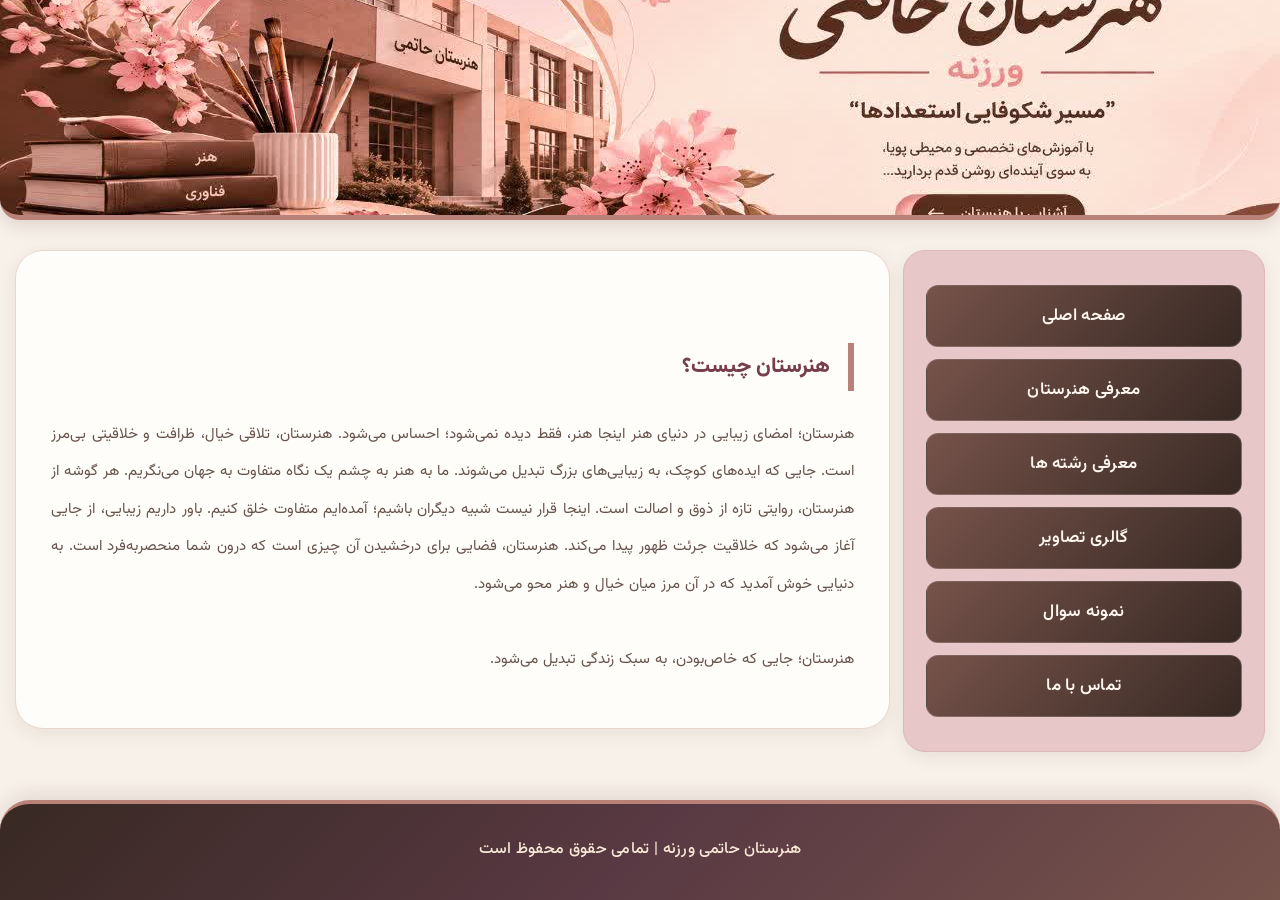
<file: index.html>
<!doctype html>
<html>
<head>
	<link rel="preconnect" href="https://fonts.googleapis.com">
<link rel="preconnect" href="https://fonts.gstatic.com" crossorigin>
<link href="https://fonts.googleapis.com/css2?family=Vazirmatn:wght@400;500;600;700;800&display=swap" rel="stylesheet">
<meta charset="utf-8">
	    <meta name="viewport" content="width=device-width, initial-scale=1.0">

<title>صفحه اصلی</title>
	<link rel="stylesheet" href="style4.css">
</head>

<body>
	<div class="header"></div>
	
	<div class="main">
		<div class="content">
			<br>
			<h2>هنرستان چیست؟</h2>
			<p>
				هنرستان؛ امضای زیبایی در دنیای هنر

اینجا هنر، فقط دیده نمی‌شود؛ احساس می‌شود.
هنرستان، تلاقی خیال، ظرافت و خلاقیتی بی‌مرز است.
جایی که ایده‌های کوچک، به زیبایی‌های بزرگ تبدیل می‌شوند.
ما به هنر به چشم یک نگاه متفاوت به جهان می‌نگریم.
هر گوشه از هنرستان، روایتی تازه از ذوق و اصالت است.
اینجا قرار نیست شبیه دیگران باشیم؛ آمده‌ایم متفاوت خلق کنیم.
باور داریم زیبایی، از جایی آغاز می‌شود که خلاقیت جرئت ظهور پیدا می‌کند.
هنرستان، فضایی برای درخشیدن آن چیزی است که درون شما منحصربه‌فرد است.
به دنیایی خوش آمدید که در آن مرز میان خیال و هنر محو می‌شود.<br><br>

هنرستان؛ جایی که خاص‌بودن، به سبک زندگی تبدیل می‌شود.

		

	</p>
		</div>
		<div class="menu">
			<ul>
				<li> <a href="index.html">صفحه اصلی</a></li>
				<li> <a href="moarefi.html">معرفی هنرستان</a></li>
				<li> <a href="reshteh.html">معرفی رشته ها</a></li>
				<li><a href="galeri.html">گالری تصاویر</a></li>
				<li><a href="Sample Questions.html">نمونه سوال</a></li>
				<li><a href="about.html">تماس با ما</a></li>
			</ul>
		</div>
	</div>
	<div class="footer">
		<p> هنرستان حاتمی ورزنه | تمامی حقوق محفوظ است</p>
		


	</div>
	 
</body>
</html>
</file>
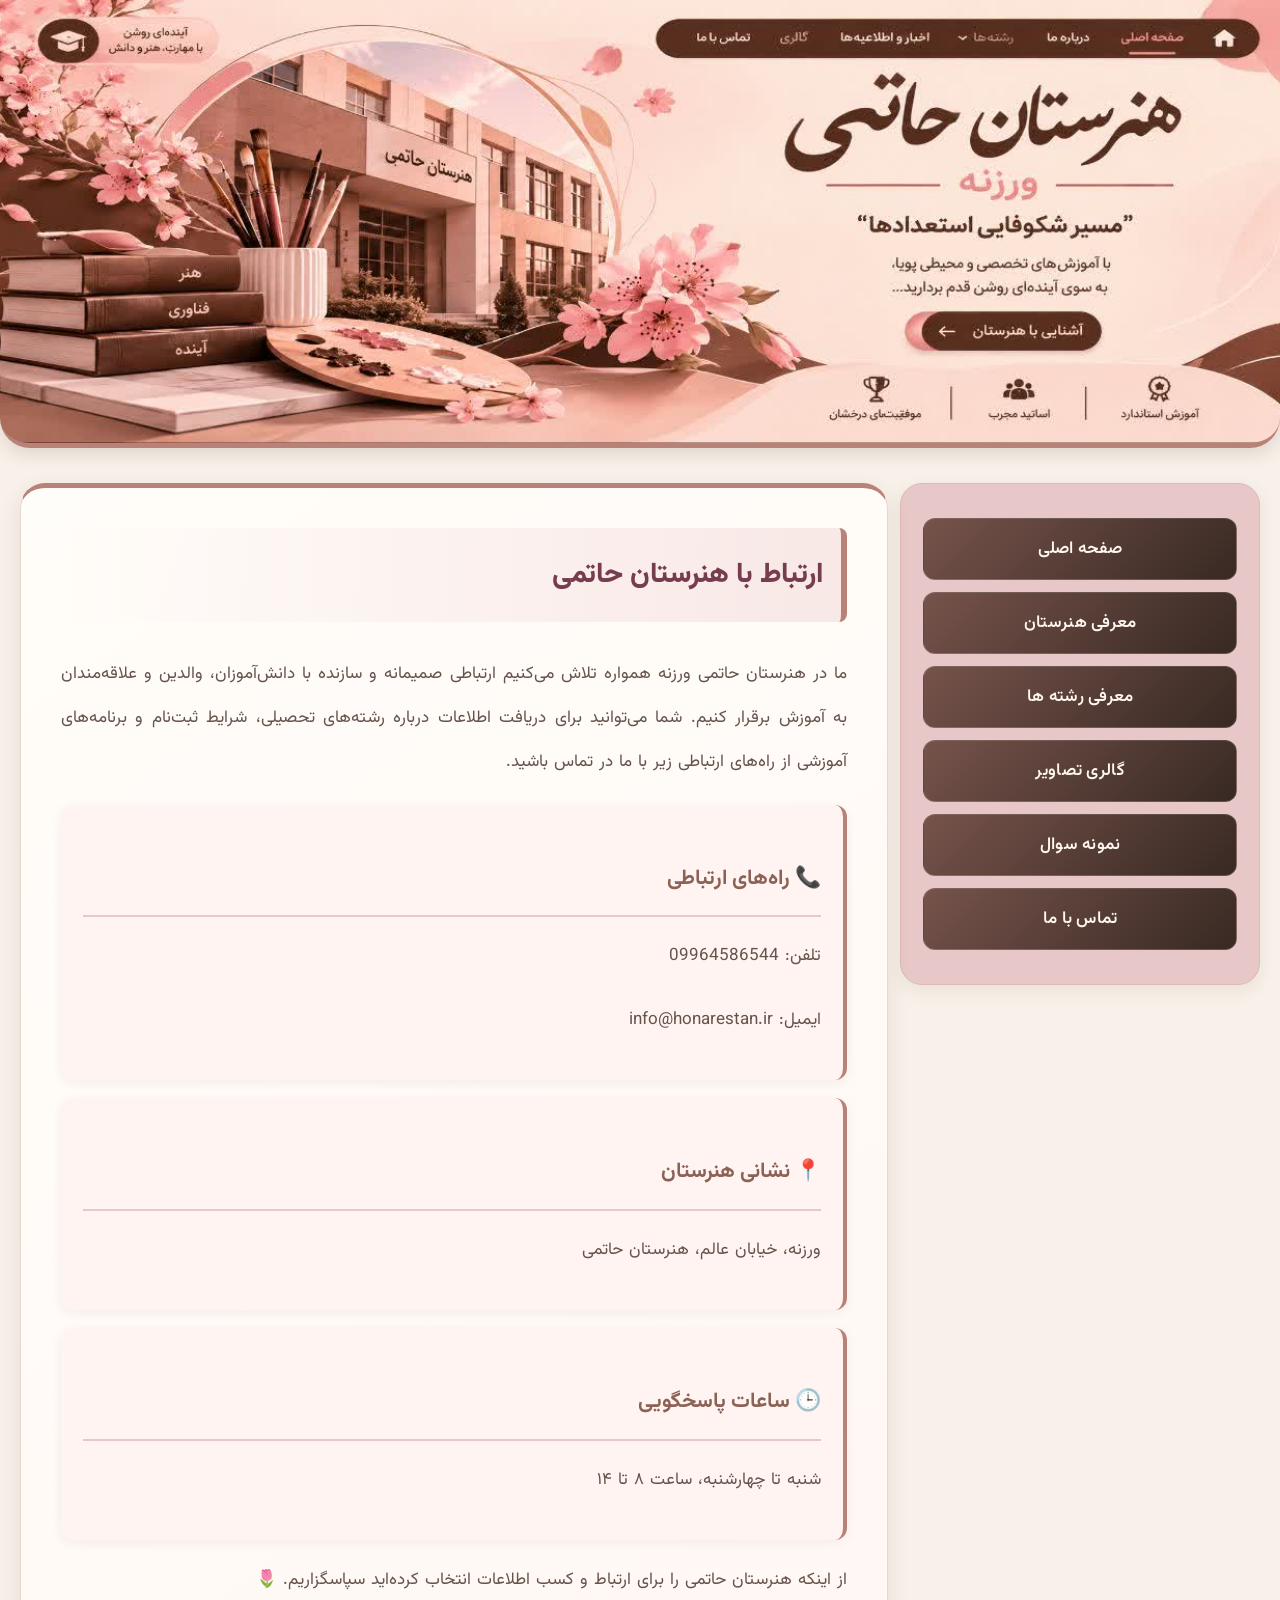
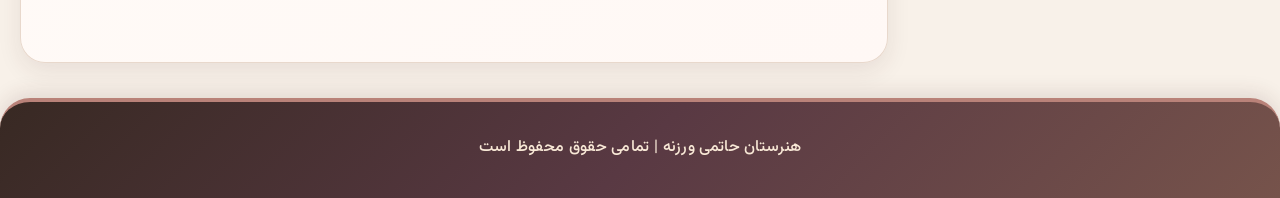
<file: about.html>
<!doctype html>
<html>
<head>
	<link rel="preconnect" href="https://fonts.googleapis.com">	
	<link rel="preconnect" href="https://fonts.gstatic.com" crossorigin>
	<link href="https://fonts.googleapis.com/css2?family=Vazirmatn:wght@400;500;600;700;800&display=swap" rel="stylesheet">


<meta charset="utf-8">
	    <meta name="viewport" content="width=device-width, initial-scale=1.0">

<title>تماس با ما</title>
	<style>
		
@charset "utf-8";
* {
    box-sizing: border-box;
}

body {
    font-family: 'Vazirmatn', Tahoma, sans-serif;
    direction: rtl;
    min-height: 100vh;
    display: flex;
    flex-direction: column;
    margin: 0;
    padding: 0;
    width: 100%;
    background-color: #F8F1E9;
    color: #382923;
}

.header {
    width: 100%;
    height: clamp(250px, 35vw, 550px);
    background-image: url("banner.jfif");
    background-size: cover;
    background-repeat: no-repeat;
    background-position: center;
    border-radius: 0 0 30px 30px;
    border-bottom: 5px solid #B98279;
    box-shadow: 0 5px 18px rgba(64, 37, 31, 0.15);
}
.main {
    direction: rtl;
    width: 100%;
    display: flex;
    align-items: flex-start;
    gap: 1%;
    padding: 20px;
    flex: 1;
    flex-direction: row-reverse;
    max-width: 1600px;
    margin: 0 auto;
}
.content {
    background: linear-gradient(145deg, #fffdf9, #fff8f5);
    width: 70%;
    min-height: 450px;
    padding: 40px;
    margin: 15px 0;
    text-align: justify;
    font-size: 17px;
    color: #66534b;
    border-radius: 25px;
    border: 1px solid #E8D8CC;
    border-top: 5px solid #B98279;
    box-shadow: 0 8px 25px rgba(64, 37, 31, 0.09);
    line-height: 2.5;
    transition: all 0.35s ease;
    position: relative;
    overflow: hidden;
}

/* افکت حرکت محتوا */

.content:hover {
    transform: translateY(-4px);
    box-shadow: 0 13px 30px rgba(64, 37, 31, 0.14);
}

/* عنوان اصلی محتوا */

.content h2 {
    color: #763D4E;
    font-size: 28px;
    font-weight: 800;
    margin-top: 0;
    margin-bottom: 30px;
    padding: 12px 18px;
    border-right: 6px solid #B98279;
    background: linear-gradient(to left, #F8E8E6, transparent);
    border-radius: 8px;
}

/* عنوان های فرعی */

.content h3 {
    color: #8B6255;
    font-size: 21px;
    font-weight: 700;
    border-bottom: 2px solid #E8C7C9;
    padding-bottom: 10px;
    margin-top: 30px;
    margin-bottom: 15px;
}

/* متن های داخل محتوا */

.content p {
    font-size: 17px;
    color: #66534b;
    line-height: 2.6;
    text-align: justify;
    word-spacing: 1px;
    margin-bottom: 20px;
}

/* تصاویر داخل محتوا */

.content img {
    display: block;
    max-width: 100%;
    height: auto;
    margin: 25px auto;
    border-radius: 18px;
    box-shadow: 0 5px 18px rgba(64, 37, 31, 0.13);
    transition: 0.3s ease;
}

.content img:hover {
    transform: scale(1.02);
}

/* فهرست داخل محتوا */

.content ul {
    padding-right: 25px;
}

.content li {
    margin: 10px 0;
    line-height: 2.2;
}

/* لینک های داخل محتوا */

.content a {
    color: #8B6255;
    text-decoration: none;
    transition: 0.3s;
}

.content a:hover {
    color: #B98279;
}

/* کارت های اطلاعاتی داخل محتوا */

.content .info-card {
    background: #FFF4F1;
    border-right: 4px solid #B98279;
    padding: 18px 22px;
    margin: 18px 0;
    border-radius: 12px;
    box-shadow: 0 3px 12px rgba(64, 37, 31, 0.06);
    transition: 0.3s ease;
}

.content .info-card:hover {
    transform: translateX(-5px);
    background: #FBE8E6;
}



.menu {
    width: 29%;
    background-color: #E8C7C9;
    min-height: 430px;
    padding: 22px;
    margin-top: 15px;
    font-size: 17px;
    border-radius: 22px;
    box-shadow: 0 5px 18px rgba(64, 37, 31, 0.08);
    border: 1px solid #DDB9B9;
    transition: 0.3s ease;
}

/* عنوان منو */

.menu h2,
.menu h3 {
    color: #763D4E;
    text-align: center;
    margin-top: 5px;
    margin-bottom: 25px;
}

/* لیست منو */

.menu ul {
    list-style: none;
    padding: 0;
    margin: 0;
}

.menu li {
    margin: 12px 0;
}

/* دکمه های منو */

.menu a:link,
.menu a:visited {
    background: linear-gradient(135deg, #76534B, #382923);
    color: #fff7f0;
    padding: 17px;
    display: block;
    text-decoration: none;
    border-radius: 12px;
    text-align: center;
    font-weight: 600;
    transition: all 0.3s ease;
    border: 1px solid rgba(255,255,255,0.15);
    letter-spacing: 0.3px;
}

/* افکت دکمه های منو */

.menu a:hover {
    background: linear-gradient(135deg, #B98279, #E8C7C9);
    color: #382923;
    transform: translateX(-5px);
    box-shadow: 0 6px 15px rgba(64, 37, 31, 0.2);
}

/* دسترسی با صفحه کلید */

.menu a:focus-visible {
    outline: 3px solid #763D4E;
    outline-offset: 3px;
}


img {
    max-width: 100%;
    height: auto;
    border-radius: 12px;
}


.footer {
    width: 100%;
    min-height: 100px;
    margin-top: auto;
    padding: 25px 15px;
    line-height: 2;
    text-align: center;
    background: linear-gradient(135deg, #382923, #593943, #76534B);
    font-size: 16px;
    color: #F8E8D6;
    border-top: 4px solid #B98279;
    border-radius: 30px 30px 0 0;
    box-shadow: 0 -5px 20px rgba(64, 37, 31, 0.12);
    transition: 0.3s ease;
}

.footer p {
    margin: 5px 0;
    font-weight: 500;
    letter-spacing: 0.3px;
}

.footer:hover {
    box-shadow: 0 -8px 25px rgba(64, 37, 31, 0.18);
}


@media screen and (max-width: 768px) {

    .main {
        flex-direction: column;
        padding: 10px;
        gap: 10px;
    }

    .content,
    .menu {
        width: 100%;
        padding: 20px;
        margin: 5px 0;
    }

    .header {
        height: 220px;
        border-radius: 0 0 20px 20px;
    }

    .content h2 {
        font-size: 22px;
    }

    .content h3 {
        font-size: 18px;
    }

    .content p {
        font-size: 15px;
    }

    .menu {
        min-height: auto;
    }

    .menu a:link,
    .menu a:visited {
        padding: 14px;
        font-size: 15px;
    }

    .footer {
        font-size: 14px;
        padding: 20px 10px;
        min-height: 85px;
    }
}


@media screen and (max-width: 400px) {

    .content {
        padding: 15px;
    }

    .content h2 {
        font-size: 19px;
    }

    .content h3 {
        font-size: 17px;
    }

    .content p {
        font-size: 14px;
    }

    .menu {
        padding: 15px;
    }

    .footer {
        font-size: 13px;
    }
}

		
	</style>
</head>

<body>
	<div class="header"></div>
	<div class="main">
		<div class="content">
			
<h2>ارتباط با هنرستان حاتمی</h2>

<p>
ما در هنرستان حاتمی ورزنه همواره تلاش می‌کنیم
ارتباطی صمیمانه و سازنده با دانش‌آموزان،
والدین و علاقه‌مندان به آموزش برقرار کنیم.
شما می‌توانید برای دریافت اطلاعات درباره رشته‌های
تحصیلی، شرایط ثبت‌نام و برنامه‌های آموزشی
از راه‌های ارتباطی زیر با ما در تماس باشید.
</p>

<div class="info-card">
    <h3>📞 راه‌های ارتباطی</h3>
    <p>
    تلفن: 09964586544
    </p>
    <p>
    ایمیل: info@honarestan.ir
    </p>
</div>

<div class="info-card">
    <h3>📍 نشانی هنرستان</h3>
    <p>
    ورزنه، خیابان عالم، هنرستان حاتمی
    </p>
</div>

<div class="info-card">
    <h3>🕒 ساعات پاسخگویی</h3>
    <p>
    شنبه تا چهارشنبه، ساعت ۸ تا ۱۴
    </p>
</div>

<p>
از اینکه هنرستان حاتمی را برای ارتباط و کسب اطلاعات
انتخاب کرده‌اید سپاسگزاریم. 🌷
</p>






				

				
		</div>
		<div class="menu">
			<ul>
		<li> <a href="index.html">صفحه اصلی</a></li>
		<li> <a href="moarefi.html">معرفی هنرستان</a></li>
		<li> <a href="reshteh.html">معرفی رشته ها</a></li>
		<li><a href="galeri.html">گالری تصاویر</a></li>
		<li><a href="Sample Questions.html">نمونه سوال</a></li>
		<li><a href="about.html">تماس با ما</a></li>
			</ul>
		</div>
	</div>
	<div class="footer">
			<p>هنرستان حاتمی ورزنه | تمامی حقوق محفوظ است</p>

	</div>
</body>
</html>
</file>
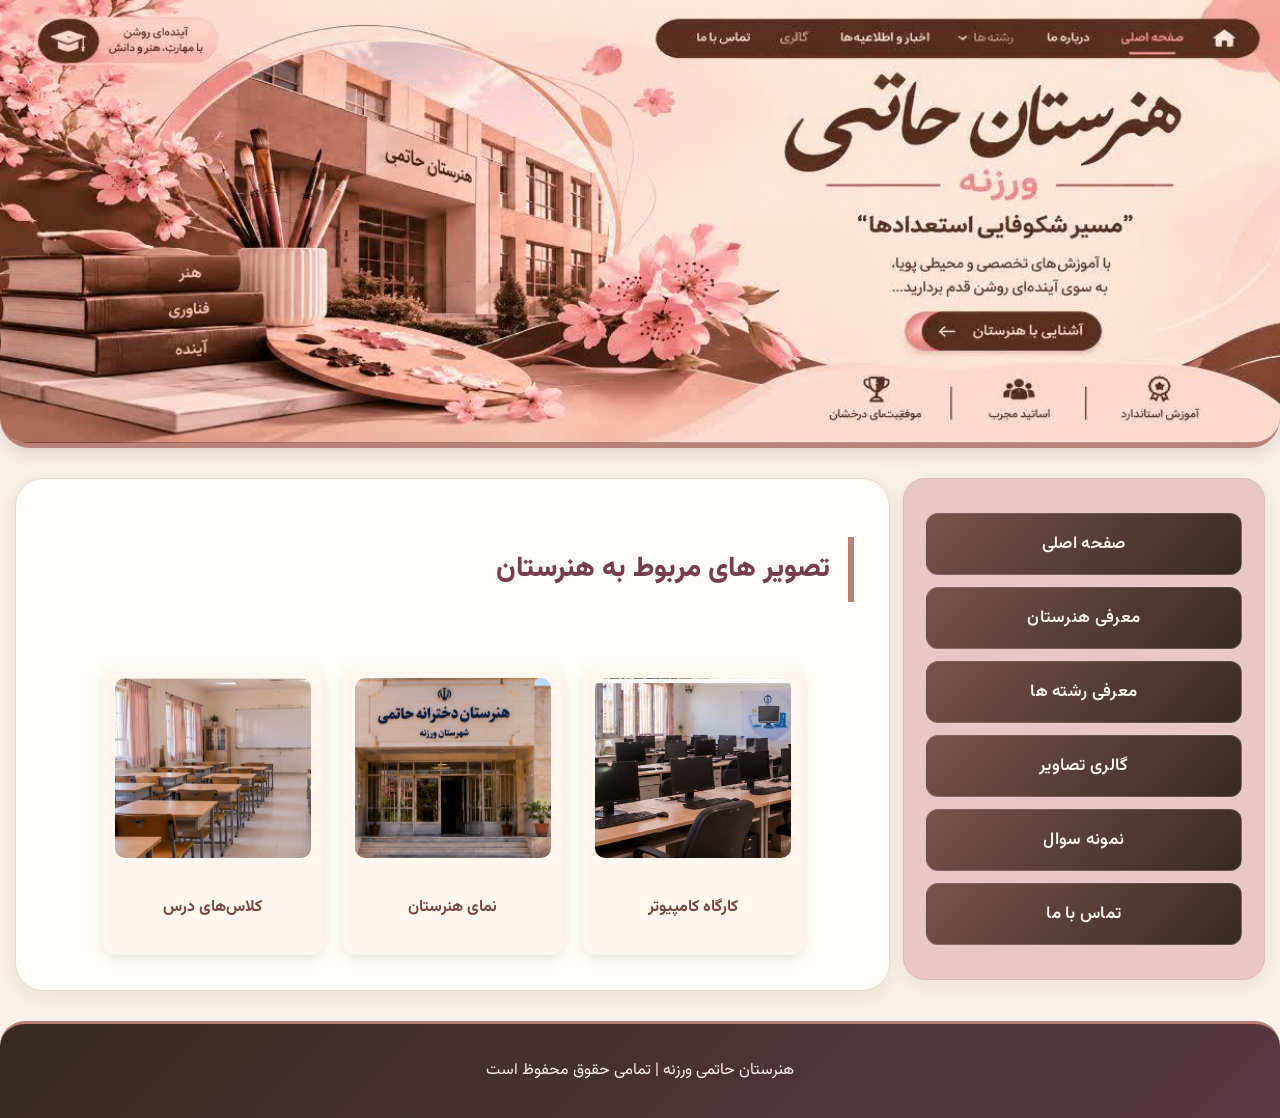
<file: galeri.html>
<!doctype html>
<html>
<head>
		<link rel="preconnect" href="https://fonts.googleapis.com">
<link rel="preconnect" href="https://fonts.gstatic.com" crossorigin>
<link href="https://fonts.googleapis.com/css2?family=Vazirmatn:wght@400;500;600;700;800&display=swap" rel="stylesheet">
<meta charset="utf-8">

<meta charset="utf-8">
	    <meta name="viewport" content="width=device-width, initial-scale=1.0">

<title>گالری تصاویر</title>
	<style>
		@charset "utf-8";

/* تنظیمات کلی سایت */
* {
    box-sizing: border-box;
}

body {
    font-family: 'Vazirmatn', Tahoma, sans-serif;
    font-style: normal;
    direction: rtl;
    min-height: 100vh;
    display: flex;
    flex-direction: column;
    margin: 0;
    padding: 0;
    width: 100%;
    background-color: #F8F1E9;
    color: #382923;
}

/* هدر سایت */
.header {
    width: 100%;
    height: clamp(250px, 35vw, 550px);
    background-image: url("banner.jfif");
    background-size: cover;
    background-repeat: no-repeat;
    background-position: center center;
    margin: 0;
    padding: 0;
    overflow: hidden;
    border-radius: 0 0 30px 30px;
    border-bottom: 5px solid #B98279;
    box-shadow: 0 5px 18px rgba(64, 37, 31, 0.15);
}

/* بخش اصلی */
.main {
    direction: rtl;
    width: 100%;
    display: flex;
    align-items: flex-start;
    gap: 1%;
    padding: 15px;
    flex: 1;
    flex-direction: row-reverse;
}

/* کادر محتوا */
.content {
    background-color: #fffdf9;
    width: 70%;
    min-height: 450px;
    padding: 35px;
    margin: 15px 0;
    text-align: justify;
    font-size: 17px;
    color: #66534b;
    border-radius: 28px;
    box-shadow: 0 5px 20px rgba(64, 37, 31, 0.08);
    line-height: 2.3;
    border: 1px solid #E8D8CC;
    transition: 0.3s ease;
}

/* عنوان های محتوا */
.content h2 {
    color: #763D4E;
    border-right: 6px solid #B98279;
    padding-right: 18px;
    font-size: 28px;
    font-weight: 800;
    margin-bottom: 25px;
}

/* متن ها */
.content p {
    font-size: 17px;
    font-weight: 400;
    line-height: 2.5;
    text-align: justify;
    word-spacing: 1px;
}

/* منوی کناری */
.menu {
    width: 29%;
    background-color: #E8C7C9;
    min-height: 430px;
    padding: 22px;
    margin-top: 15px;
    font-size: 17px;
    border-radius: 22px;
    box-shadow: 0 5px 18px rgba(64, 37, 31, 0.08);
    border: 1px solid #DDB9B9;
    transition: 0.3s ease;
}

/* لیست منو */
ul {
    list-style: none;
    padding: 0;
    margin: 0;
}

li {
    margin: 12px 0;
}

/* دکمه های منو */
a:link,
a:visited {
    background: linear-gradient(135deg, #76534B, #382923);
    color: #fff7f0;
    padding: 17px;
    display: block;
    text-decoration: none;
    border-radius: 12px;
    text-align: center;
    font-weight: 600;
    transition: all 0.3s ease;
    border: 1px solid rgba(255,255,255,0.15);
    letter-spacing: 0.3px;
}

/* افکت حرکت دکمه ها */
a:hover {
    background: linear-gradient(135deg, #B98279, #E8C7C9);
    color: #382923;
    transform: translateX(-5px);
    box-shadow: 0 6px 15px rgba(64, 37, 31, 0.2);
}

/* تصاویر */
img {
    max-width: 100%;
    height: auto;
    border-radius: 12px;
}

/* فوتر */
.footer {
    width: 100%;
    min-height: 80px;
    margin-top: auto;
    padding: 15px;
    line-height: 2;
    text-align: center;
    background: linear-gradient(135deg, #382923, #593943);
    font-size: 16px;
    color: #fff1f0;
    border-radius: 25px 25px 0 0;
    border-top: 3px solid #B98279;
}

/* نمایش در موبایل و تبلت */
@media screen and (max-width: 768px) {

    .main {
        flex-direction: column;
        padding: 10px;
        gap: 10px;
    }

    .content,
    .menu {
        width: 100%;
        padding: 18px;
        margin: 5px 0;
    }

    .header {
        height: 220px;
    }

    .content h2 {
        font-size: 21px;
    }

    .content p {
        font-size: 15px;
    }
	.footer {
    font-size: 14px;
    padding: 20px 10px;
    min-height: 85px;
}

    /* فوتر سایت */
.footer {
    width: 100%;
    min-height: 100px;
    margin-top: auto;
    padding: 25px 15px;
    line-height: 2;
    text-align: center;
    background: linear-gradient(135deg, #382923, #593943, #76534B);
    font-size: 16px;
    color: #F8E8D6;
    border-top: 4px solid #B98279;
    border-radius: 30px 30px 0 0;
    box-shadow: 0 -5px 20px rgba(64, 37, 31, 0.12);
}

/* متن داخل فوتر */
.footer p {
    margin: 5px 0;
    font-weight: 500;
    letter-spacing: 0.3px;
}

/* افکت فوتر */
.footer:hover {
    box-shadow: 0 -8px 25px rgba(64, 37, 31, 0.18);
}
}
		/* بخش گالری تصاویر */

.gallery {
    display: flex;
    justify-content: center;
    flex-wrap: wrap;
    gap: 20px;
}

.gallery-item {
    background-color: #fff7f0;
    padding: 12px;
    border-radius: 14px;
    width: 220px;
    box-shadow: 0 4px 12px rgba(64, 37, 31, 0.1);
    transition: 0.3s;
}

.gallery-item img {
    width: 100%;
    height: 180px;
    object-fit: cover;
    border-radius: 10px;
    margin: 0;
}

.gallery-item h3 {
    font-size: 16px;
    color: #75483f;
    text-align: center;
}

.gallery-item:hover {
    transform: translateY(-5px);
    box-shadow: 0 8px 18px rgba(64, 37, 31, 0.2);
}

	</style>
</head>

<body>
	<div class="header"></div>
	<div class="main">
		<div class="content">
			<h2>تصویر های مربوط به هنرستان</h2><br>

    <div class="gallery">

        <div class="gallery-item">
            <img src="photo_31062214530_x.jfif" alt="کارگاه کامپیوتر">
            <h3>کارگاه کامپیوتر</h3>
        </div>

        <div class="gallery-item">
            <img src="photo_31062215592_x.jfif" alt="نمای هنرستان">
            <h3>نمای هنرستان</h3>
        </div>

        <div class="gallery-item">
            <img src="photo_31062214504_x.jfif" alt="کلاس های درس">
            <h3>کلاس‌های درس</h3>
        </div>

    </div>

</div>
			
		<div class="menu">
			<ul>
			<li> <a href="index.html">صفحه اصلی</a></li>
			<li> <a href="moarefi.html">معرفی هنرستان</a></li>
			<li> <a href="reshteh.html">معرفی رشته ها</a></li>
			<li><a href="galeri.html">گالری تصاویر</a></li>
			<li><a href="Sample Questions.html">نمونه سوال</a></li>
			<li><a href="about.html">تماس با ما</a></li>
			</ul>
		</div>
	</div>
	<div class="footer">
		<p>هنرستان حاتمی ورزنه | تمامی حقوق محفوظ است</p>
	</div>
</body>
</html>
</file>
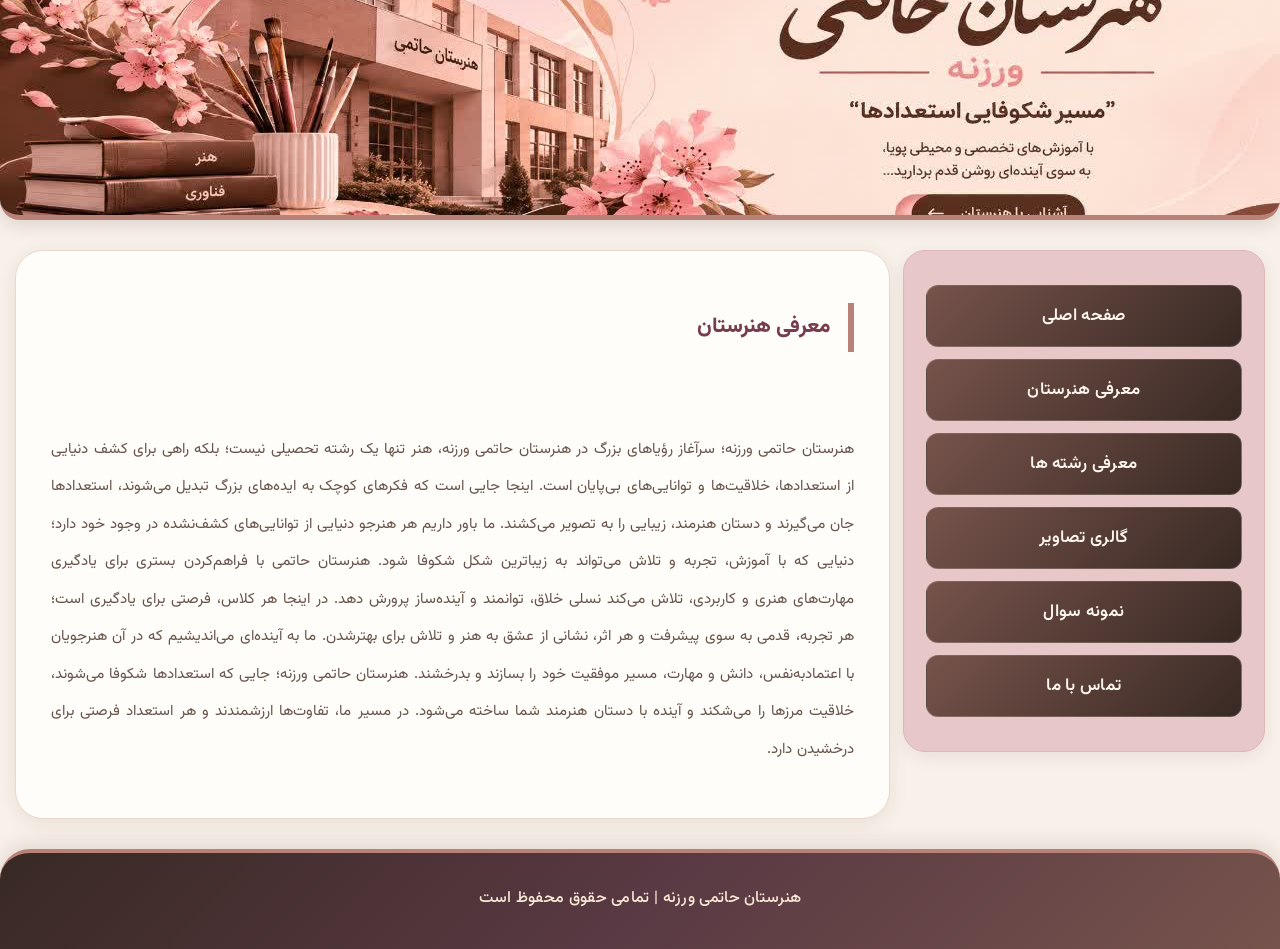
<file: moarefi.html>
<!doctype html>
<html>
<head>
	<link rel="preconnect" href="https://fonts.googleapis.com">
<link rel="preconnect" href="https://fonts.gstatic.com" crossorigin>
<link href="https://fonts.googleapis.com/css2?family=Vazirmatn:wght@400;500;600;700;800&display=swap" rel="stylesheet">
<meta charset="utf-8">
	    <meta name="viewport" content="width=device-width, initial-scale=1.0">

<title>معرفی هنرستان</title>
<style>
@charset "utf-8";

/* تنظیمات کلی سایت */
* {
    box-sizing: border-box;
}

body {
    font-family: 'Vazirmatn', Tahoma, sans-serif;
    font-style: normal;
    direction: rtl;
    min-height: 100vh;
    display: flex;
    flex-direction: column;
    margin: 0;
    padding: 0;
    width: 100%;
    background-color: #F8F1E9;
    color: #382923;
}

/* هدر سایت */
.header {
    width: 100%;
    height: clamp(250px, 35vw, 550px);
    background-image: url("banner.jfif");
    background-size: cover;
    background-repeat: no-repeat;
    background-position: center center;
    margin: 0;
    padding: 0;
    overflow: hidden;
    border-radius: 0 0 30px 30px;
    border-bottom: 5px solid #B98279;
    box-shadow: 0 5px 18px rgba(64, 37, 31, 0.15);
}

/* بخش اصلی */
.main {
    direction: rtl;
    width: 100%;
    display: flex;
    align-items: flex-start;
    gap: 1%;
    padding: 15px;
    flex: 1;
    flex-direction: row-reverse;
}

/* کادر محتوا */
.content {
    background-color: #fffdf9;
    width: 70%;
    min-height: 450px;
    padding: 35px;
    margin: 15px 0;
    text-align: justify;
    font-size: 17px;
    color: #66534b;
    border-radius: 28px;
    box-shadow: 0 5px 20px rgba(64, 37, 31, 0.08);
    line-height: 2.3;
    border: 1px solid #E8D8CC;
    transition: 0.3s ease;
}

/* عنوان های محتوا */
.content h2 {
    color: #763D4E;
    border-right: 6px solid #B98279;
    padding-right: 18px;
    font-size: 28px;
    font-weight: 800;
    margin-bottom: 25px;
}

/* متن ها */
.content p {
    font-size: 17px;
    font-weight: 400;
    line-height: 2.5;
    text-align: justify;
    word-spacing: 1px;
}

/* منوی کناری */
.menu {
    width: 29%;
    background-color: #E8C7C9;
    min-height: 430px;
    padding: 22px;
    margin-top: 15px;
    font-size: 17px;
    border-radius: 22px;
    box-shadow: 0 5px 18px rgba(64, 37, 31, 0.08);
    border: 1px solid #DDB9B9;
    transition: 0.3s ease;
}

/* لیست منو */
ul {
    list-style: none;
    padding: 0;
    margin: 0;
}

li {
    margin: 12px 0;
}

/* دکمه های منو */
a:link,
a:visited {
    background: linear-gradient(135deg, #76534B, #382923);
    color: #fff7f0;
    padding: 17px;
    display: block;
    text-decoration: none;
    border-radius: 12px;
    text-align: center;
    font-weight: 600;
    transition: all 0.3s ease;
    border: 1px solid rgba(255,255,255,0.15);
    letter-spacing: 0.3px;
}

/* افکت حرکت دکمه ها */
a:hover {
    background: linear-gradient(135deg, #B98279, #E8C7C9);
    color: #382923;
    transform: translateX(-5px);
    box-shadow: 0 6px 15px rgba(64, 37, 31, 0.2);
}

/* تصاویر */
img {
    max-width: 100%;
    height: auto;
    border-radius: 12px;
}

/* فوتر */
.footer {
    width: 100%;
    min-height: 80px;
    margin-top: auto;
    padding: 15px;
    line-height: 2;
    text-align: center;
    background: linear-gradient(135deg, #382923, #593943);
    font-size: 16px;
    color: #fff1f0;
    border-radius: 25px 25px 0 0;
    border-top: 3px solid #B98279;
}

/* نمایش در موبایل و تبلت */
@media screen and (max-width: 768px) {
	main {
        flex-direction: row-reverse;
        padding: 10px 0;
        gap: 10px;
		margin:15px auto;
		width:96%;
    }

    .content{
		width:65%;
		padding:10px;
		font-size:13px;
	}
    .menu {
        width: 35%;
        padding: 10px;
    }
	.menu ul{
		display:blok;
	}
.menu li{
	margin:8px 0;
}
	.menu a:link,
	.menu a:visited{
		font-size:12px;
		padding:10px 5px;
	}
}
    .header {
        height: 220px;
		border-radius:0 0 20px 20px;
    }

    .content h2 {
        font-size: 21px;
    }

    .content p {
        font-size: 15px;
    }
	.footer {
    font-size: 14px;
    padding: 20px 10px;
    min-height: 85px;
}


    
	
    /* فوتر سایت */
.footer {
    width: 100%;
    min-height: 100px;
    margin-top: auto;
    padding: 25px 15px;
    line-height: 2;
    text-align: center;
    background: linear-gradient(135deg, #382923, #593943, #76534B);
    font-size: 16px;
    color: #F8E8D6;
    border-top: 4px solid #B98279;
    border-radius: 30px 30px 0 0;
    box-shadow: 0 -5px 20px rgba(64, 37, 31, 0.12);
}

/* متن داخل فوتر */
.footer p {
    margin: 5px 0;
    font-weight: 500;
    letter-spacing: 0.3px;
}

/* افکت فوتر */
.footer:hover {
    box-shadow: 0 -8px 25px rgba(64, 37, 31, 0.18);
	}
	</style>
</head>

<body>
	<div class="header"></div>
	
	<div class="main">
		<div class="content">
	<h2>معرفی هنرستان</h2><br>
			<p>
				هنرستان حاتمی ورزنه؛ سرآغاز رؤیاهای بزرگ 

در هنرستان حاتمی ورزنه، هنر تنها یک رشته تحصیلی نیست؛ بلکه راهی برای کشف دنیایی از استعدادها، خلاقیت‌ها و توانایی‌های بی‌پایان است.

اینجا جایی است که فکرهای کوچک به ایده‌های بزرگ تبدیل می‌شوند، استعدادها جان می‌گیرند و دستان هنرمند، زیبایی را به تصویر می‌کشند.

ما باور داریم هر هنرجو دنیایی از توانایی‌های کشف‌نشده در وجود خود دارد؛ دنیایی که با آموزش، تجربه و تلاش می‌تواند به زیباترین شکل شکوفا شود.

هنرستان حاتمی با فراهم‌کردن بستری برای یادگیری مهارت‌های هنری و کاربردی، تلاش می‌کند نسلی خلاق، توانمند و آینده‌ساز پرورش دهد.

در اینجا هر کلاس، فرصتی برای یادگیری است؛ هر تجربه، قدمی به سوی پیشرفت و هر اثر، نشانی از عشق به هنر و تلاش برای بهترشدن.

ما به آینده‌ای می‌اندیشیم که در آن هنرجویان با اعتمادبه‌نفس، دانش و مهارت، مسیر موفقیت خود را بسازند و بدرخشند.

هنرستان حاتمی ورزنه؛ جایی که استعدادها شکوفا می‌شوند، خلاقیت مرزها را می‌شکند و آینده با دستان هنرمند شما ساخته می‌شود.
				در مسیر ما، تفاوت‌ها ارزشمندند و هر استعداد فرصتی برای درخشیدن دارد.
			</p>
		</div>
		<div class="menu">
			<ul>
				<li> <a href="index.html">صفحه اصلی</a></li>
				<li> <a href="moarefi.html">معرفی هنرستان</a></li>
				<li> <a href="reshteh.html">معرفی رشته ها</a></li>
				<li><a href="galeri.html">گالری تصاویر</a></li>
				<li><a href="Sample Questions.html">نمونه سوال</a></li>
				<li><a href="about.html">تماس با ما</a></li>

			</ul>
		</div>
	</div>
	<div class="footer">
		<p>هنرستان حاتمی ورزنه | تمامی حقوق محفوظ است</p>
	</div>
</body>
</html>
</file>
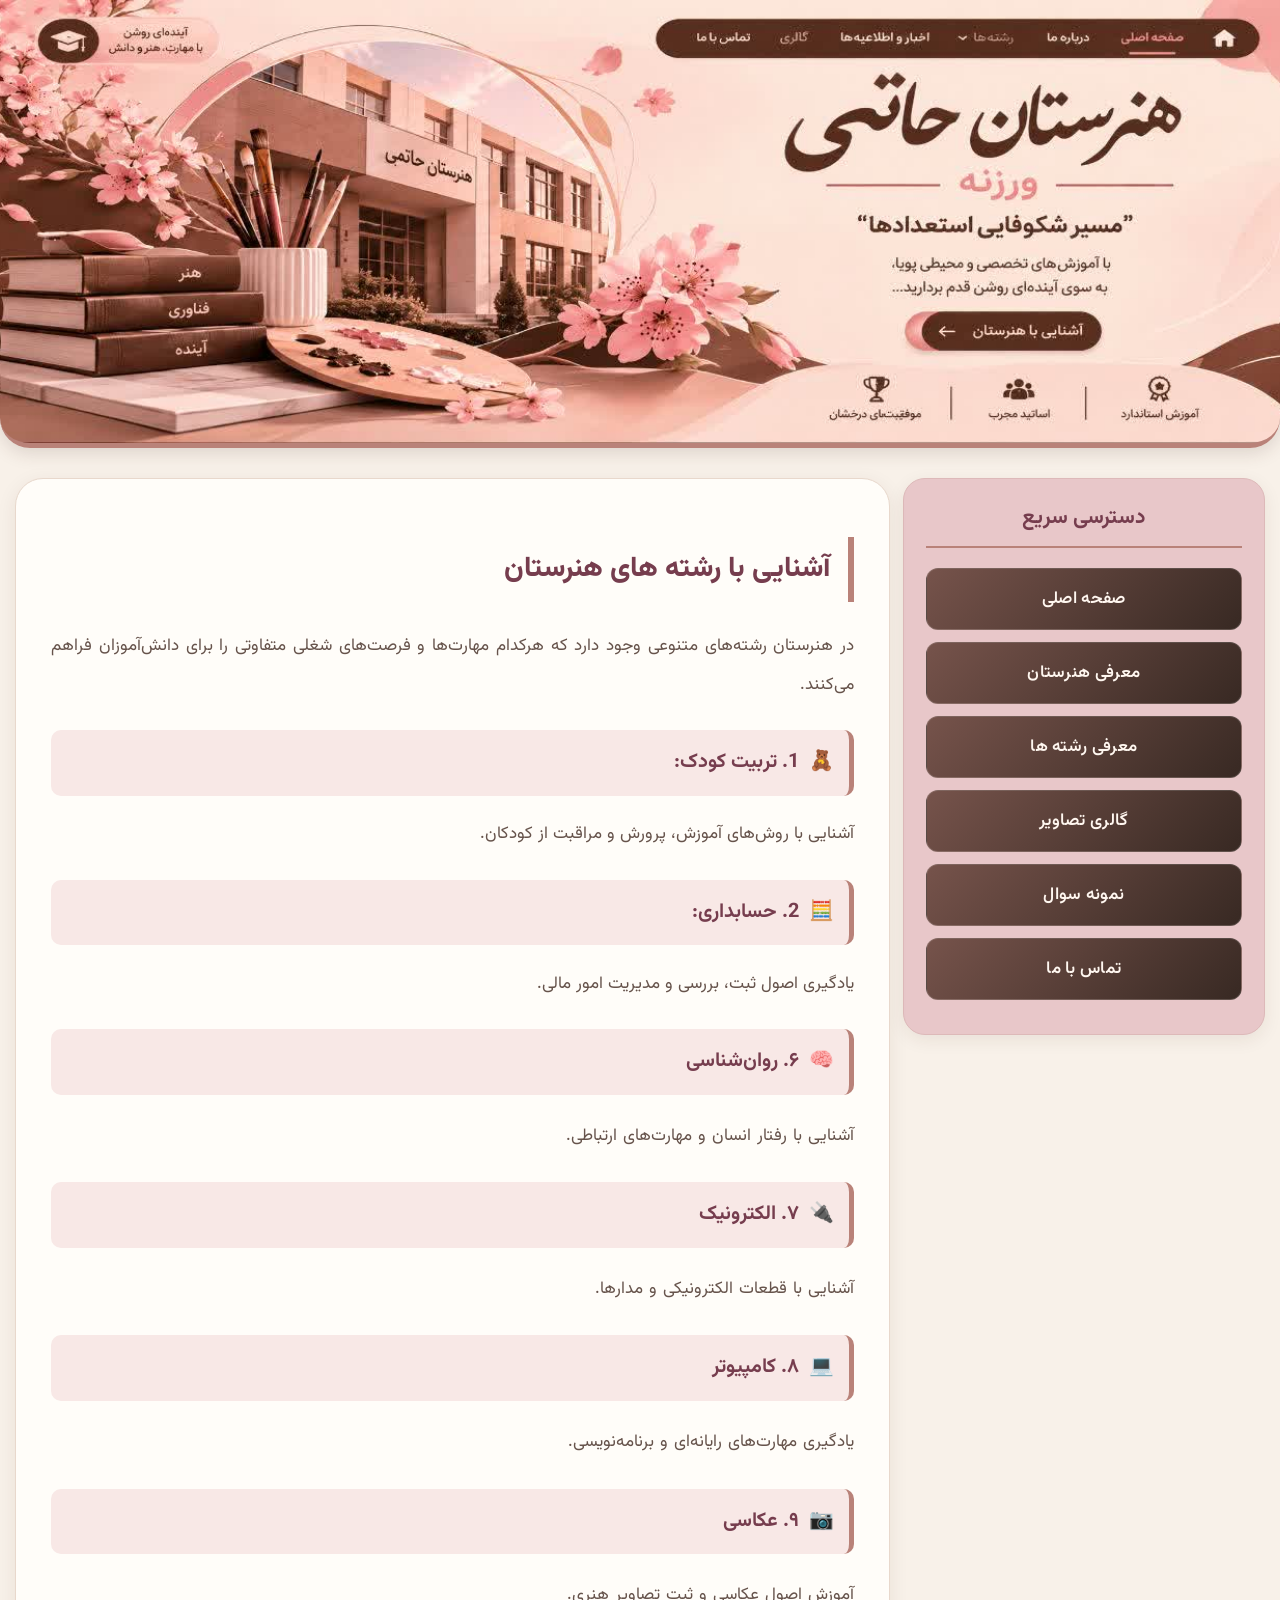
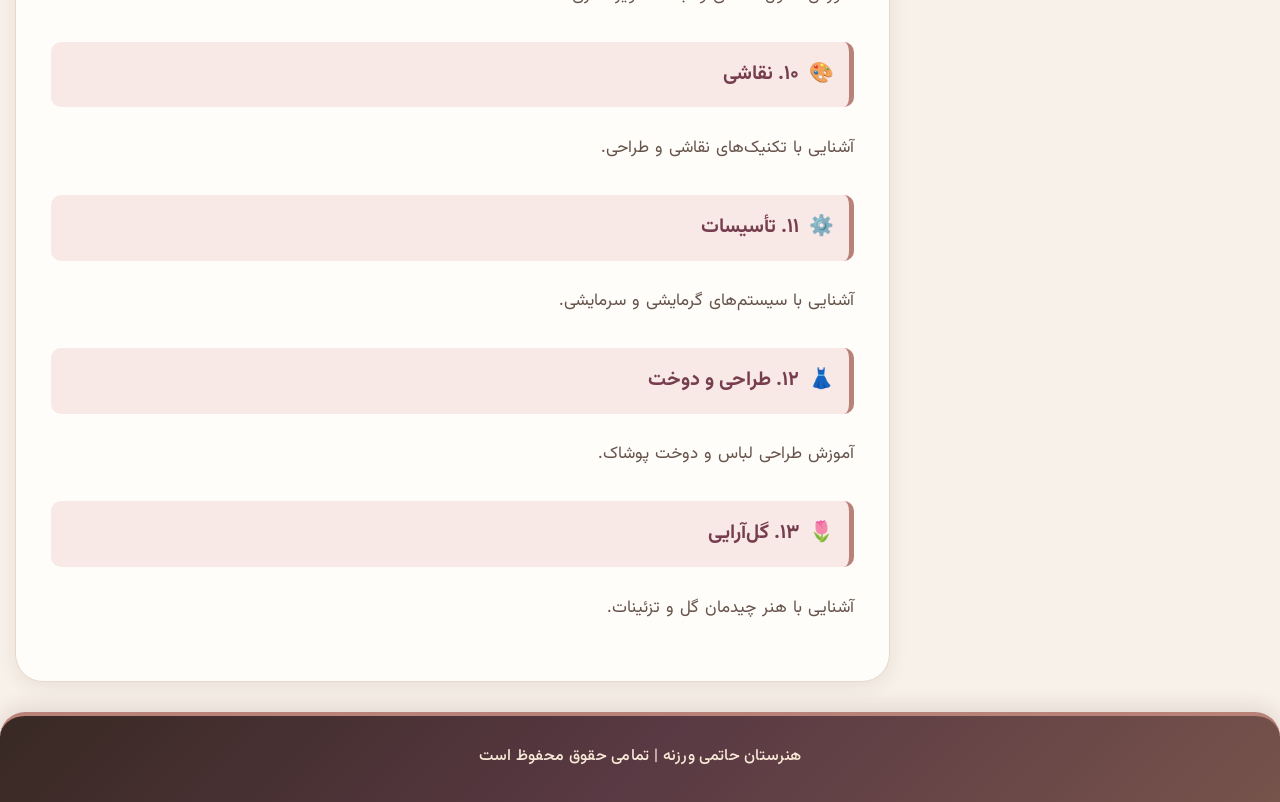
<file: reshteh.html>
<!doctype html>
<html>
<head>
			<link rel="preconnect" href="https://fonts.googleapis.com">
<link rel="preconnect" href="https://fonts.gstatic.com" crossorigin>
<link href="https://fonts.googleapis.com/css2?family=Vazirmatn:wght@400;500;600;700;800&display=swap" rel="stylesheet">
<meta charset="utf-8">
	    <meta name="viewport" content="width=device-width, initial-scale=1.0">

<title>معرفی رشته ها</title>
	<style>
		
@charset "utf-8";

/* تنظیمات کلی سایت */
* {
    box-sizing: border-box;
}

body {
    font-family: 'Vazirmatn', Tahoma, sans-serif;
    font-style: normal;
    direction: rtl;
    min-height: 100vh;
    display: flex;
    flex-direction: column;
    margin: 0;
    padding: 0;
    width: 100%;
    background-color: #F8F1E9;
    color: #382923;
    animation: fadeIn 0.7s ease;
}

/* انیمیشن ورود صفحه */
@keyframes fadeIn {
    from {
        opacity: 0;
    }
    to {
        opacity: 1;
    }
}

/* هدر سایت */
.header {
    width: 100%;
    height: clamp(250px, 35vw, 550px);
    background-image: url("banner.jfif");
    background-size: cover;
    background-repeat: no-repeat;
    background-position: center center;
    margin: 0;
    padding: 0;
    overflow: hidden;
    border-radius: 0 0 30px 30px;
    border-bottom: 5px solid #B98279;
    box-shadow: 0 5px 18px rgba(64, 37, 31, 0.15);
}

/* بخش اصلی */
.main {
    direction: rtl;
    width: 100%;
    display: flex;
    align-items: flex-start;
    gap: 1%;
    padding: 15px;
    flex: 1;
    flex-direction: row-reverse;
}

/* کادر محتوا */
.content {
    background-color: #fffdf9;
    width: 70%;
    min-height: 450px;
    padding: 35px;
    margin: 15px 0;
    text-align: justify;
    font-size: 17px;
    color: #66534b;
    border-radius: 28px;
    box-shadow: 0 5px 20px rgba(64, 37, 31, 0.08);
    line-height: 2.3;
    border: 1px solid #E8D8CC;
    transition: all 0.3s ease;
}

/* افکت کادر محتوا */
.content:hover {
    transform: translateY(-3px);
    box-shadow: 0 10px 25px rgba(64, 37, 31, 0.12);
}

/* عنوان اصلی محتوا */
.content h2 {
    color: #763D4E;
    border-right: 6px solid #B98279;
    padding-right: 18px;
    font-size: 28px;
    font-weight: 800;
    margin-bottom: 25px;
}

/* عنوان رشته ها */
.content h3 {
    color: #763D4E;
    background-color: #F8E8E6;
    padding: 10px 15px;
    border-right: 5px solid #B98279;
    border-radius: 10px;
    margin-top: 25px;
    transition: all 0.3s ease;
}

/* افکت عنوان رشته ها */
.content h3:hover {
    background-color: #E8C7C9;
    padding-right: 22px;
}

/* متن ها */
.content p {
    font-size: 17px;
    font-weight: 400;
    line-height: 2.5;
    text-align: justify;
    word-spacing: 1px;
}

/* منوی کناری */
.menu {
    width: 29%;
    background-color: #E8C7C9;
    min-height: 430px;
    padding: 22px;
    margin-top: 15px;
    font-size: 17px;
    border-radius: 22px;
    box-shadow: 0 5px 18px rgba(64, 37, 31, 0.08);
    border: 1px solid #DDB9B9;
    transition: all 0.3s ease;
}

/* عنوان منو */
.menu::before {
    content: "دسترسی سریع";
    display: block;
    text-align: center;
    font-size: 21px;
    font-weight: bold;
    color: #763D4E;
    margin-bottom: 20px;
    padding-bottom: 12px;
    border-bottom: 2px solid #B98279;
}

/* لیست منو */
ul {
    list-style: none;
    padding: 0;
    margin: 0;
}

li {
    margin: 12px 0;
}

/* دکمه های منو */
a:link,
a:visited {
    background: linear-gradient(135deg, #76534B, #382923);
    color: #fff7f0;
    padding: 17px;
    display: block;
    text-decoration: none;
    border-radius: 12px;
    text-align: center;
    font-weight: 600;
    transition: all 0.3s ease;
    border: 1px solid rgba(255,255,255,0.15);
    letter-spacing: 0.3px;
}

/* افکت حرکت دکمه ها */
a:hover {
    background: linear-gradient(135deg, #B98279, #E8C7C9);
    color: #382923;
    transform: translateX(-5px);
    box-shadow: 0 6px 15px rgba(64, 37, 31, 0.2);
}

/* تصاویر */
img {
    max-width: 100%;
    height: auto;
    border-radius: 12px;
    transition: transform 0.3s ease;
}

img:hover {
    transform: scale(1.02);
}

/* فوتر */
.footer {
    width: 100%;
    min-height: 90px;
    margin-top: auto;
    padding: 20px 15px;
    line-height: 2;
    text-align: center;
    background: linear-gradient(135deg, #382923, #593943, #76534B);
    font-size: 16px;
    color: #F8E8D6;
    border-radius: 25px 25px 0 0;
    border-top: 4px solid #B98279;
    box-shadow: 0 -5px 20px rgba(64, 37, 31, 0.12);
    transition: all 0.3s ease;
}

/* متن داخل فوتر */
.footer p {
    margin: 5px 0;
    font-weight: 500;
    letter-spacing: 0.3px;
}

/* افکت فوتر */
.footer:hover {
    box-shadow: 0 -8px 25px rgba(64, 37, 31, 0.18);
}

/* نمایش در موبایل و تبلت */
@media screen and (max-width: 768px) {

    .main {
        flex-direction: column;
        padding: 10px;
        gap: 10px;
    }

    .content,
    .menu {
        width: 100%;
        padding: 18px;
        margin: 5px 0;
    }

    .header {
        height: 220px;
        border-radius: 0 0 18px 18px;
    }

    .content h2 {
        font-size: 21px;
    }

    .content h3 {
        font-size: 17px;
    }

    .content p {
        font-size: 15px;
    }

    .menu {
        min-height: auto;
    }

    .footer {
        font-size: 14px;
        padding: 20px 10px;
        min-height: 85px;
    }
}

/* نمایش در گوشی های کوچک */
@media screen and (max-width: 400px) {

    .content {
        padding: 14px;
    }

    .content h2 {
        font-size: 19px;
    }

    .menu {
        padding: 14px;
    }

    a:link,
    a:visited {
        padding: 13px 8px;
        font-size: 14px;
    }
}

/* رعایت تنظیمات حرکتی دستگاه کاربر */
@media (prefers-reduced-motion: reduce) {
    *,
    *::before,
    *::after {
        animation-duration: 0.01ms !important;
        transition-duration: 0.01ms !important;
    }
}
		/* آیکون رشته های هنرستان */
.koodak::before {
    content: "🧸";
    margin-left: 10px;
}

.hesabdari::before {
    content: "🧮";
    margin-left: 10px;
}

.ravanshenasi::before {
    content: "🧠";
    margin-left: 10px;
}

.electronic::before {
    content: "🔌";
    margin-left: 10px;
}

.computer::before {
    content: "💻";
    margin-left: 10px;
}

.aksasi::before {
    content: "📷";
    margin-left: 10px;
}

.naghashi::before {
    content: "🎨";
    margin-left: 10px;
}

.tasisat::before {
    content: "⚙️";
    margin-left: 10px;
}

.mod::before {
    content: "👗";
    margin-left: 10px;
}

.gol::before {
    content: "🌷";
    margin-left: 10px;
}

	</style>
</head>

<body>
	<div class="header"></div>
	<div class="main">
		<div class="content">
			<p>
			<h2>آشنایی با رشته های هنرستان</h2>
			در هنرستان رشته‌های متنوعی وجود دارد که هرکدام مهارت‌ها و فرصت‌های شغلی متفاوتی را برای دانش‌آموزان فراهم می‌کنند.
			<h3 class="koodak">1. تربیت کودک:</h3>
			آشنایی با روش‌های آموزش، پرورش و مراقبت از کودکان.
			</p>
		<p>
			<h3 class="hesabdari">2. حسابداری:</h3>
			یادگیری اصول ثبت، بررسی و مدیریت امور مالی.
		</p>
	<h3 class="ravanshenasi">۶. روان‌شناسی</h3>
<p>آشنایی با رفتار انسان و مهارت‌های ارتباطی.</p>

<h3 class="electronic">۷. الکترونیک</h3>
<p>آشنایی با قطعات الکترونیکی و مدارها.</p>

<h3 class="computer">۸. کامپیوتر</h3>
<p>یادگیری مهارت‌های رایانه‌ای و برنامه‌نویسی.</p>

<h3 class="aksasi">۹. عکاسی</h3>
<p>آموزش اصول عکاسی و ثبت تصاویر هنری.</p>

<h3 class="naghashi">۱۰. نقاشی</h3>
<p>آشنایی با تکنیک‌های نقاشی و طراحی.</p>

<h3 class="tasisat">۱۱. تأسیسات</h3>
<p>آشنایی با سیستم‌های گرمایشی و سرمایشی.</p>

<h3 class="mod">۱۲. طراحی و دوخت</h3>
<p>آموزش طراحی لباس و دوخت پوشاک.</p>

<h3 class="gol">۱۳. گل‌آرایی</h3>
<p>آشنایی با هنر چیدمان گل و تزئینات.</p>
	</div>
			
			
				<div class="menu">
			<ul>		
	<li> <a href="index.html">صفحه اصلی</a></li>
	<li> <a href="moarefi.html">معرفی هنرستان</a></li>
	<li> <a href="reshteh.html">معرفی رشته ها</a></li>
	<li><a href="galeri.html">گالری تصاویر</a></li>
	<li><a href="Sample Questions.html">نمونه سوال</a></li>
	<li><a href="about.html">تماس با ما</a></li>
		</ul>
			</div>
		</div>
		<div class="footer">
			<p>هنرستان حاتمی ورزنه | تمامی حقوق محفوظ است</p>
		</div>	
</body>
</html>
</file>
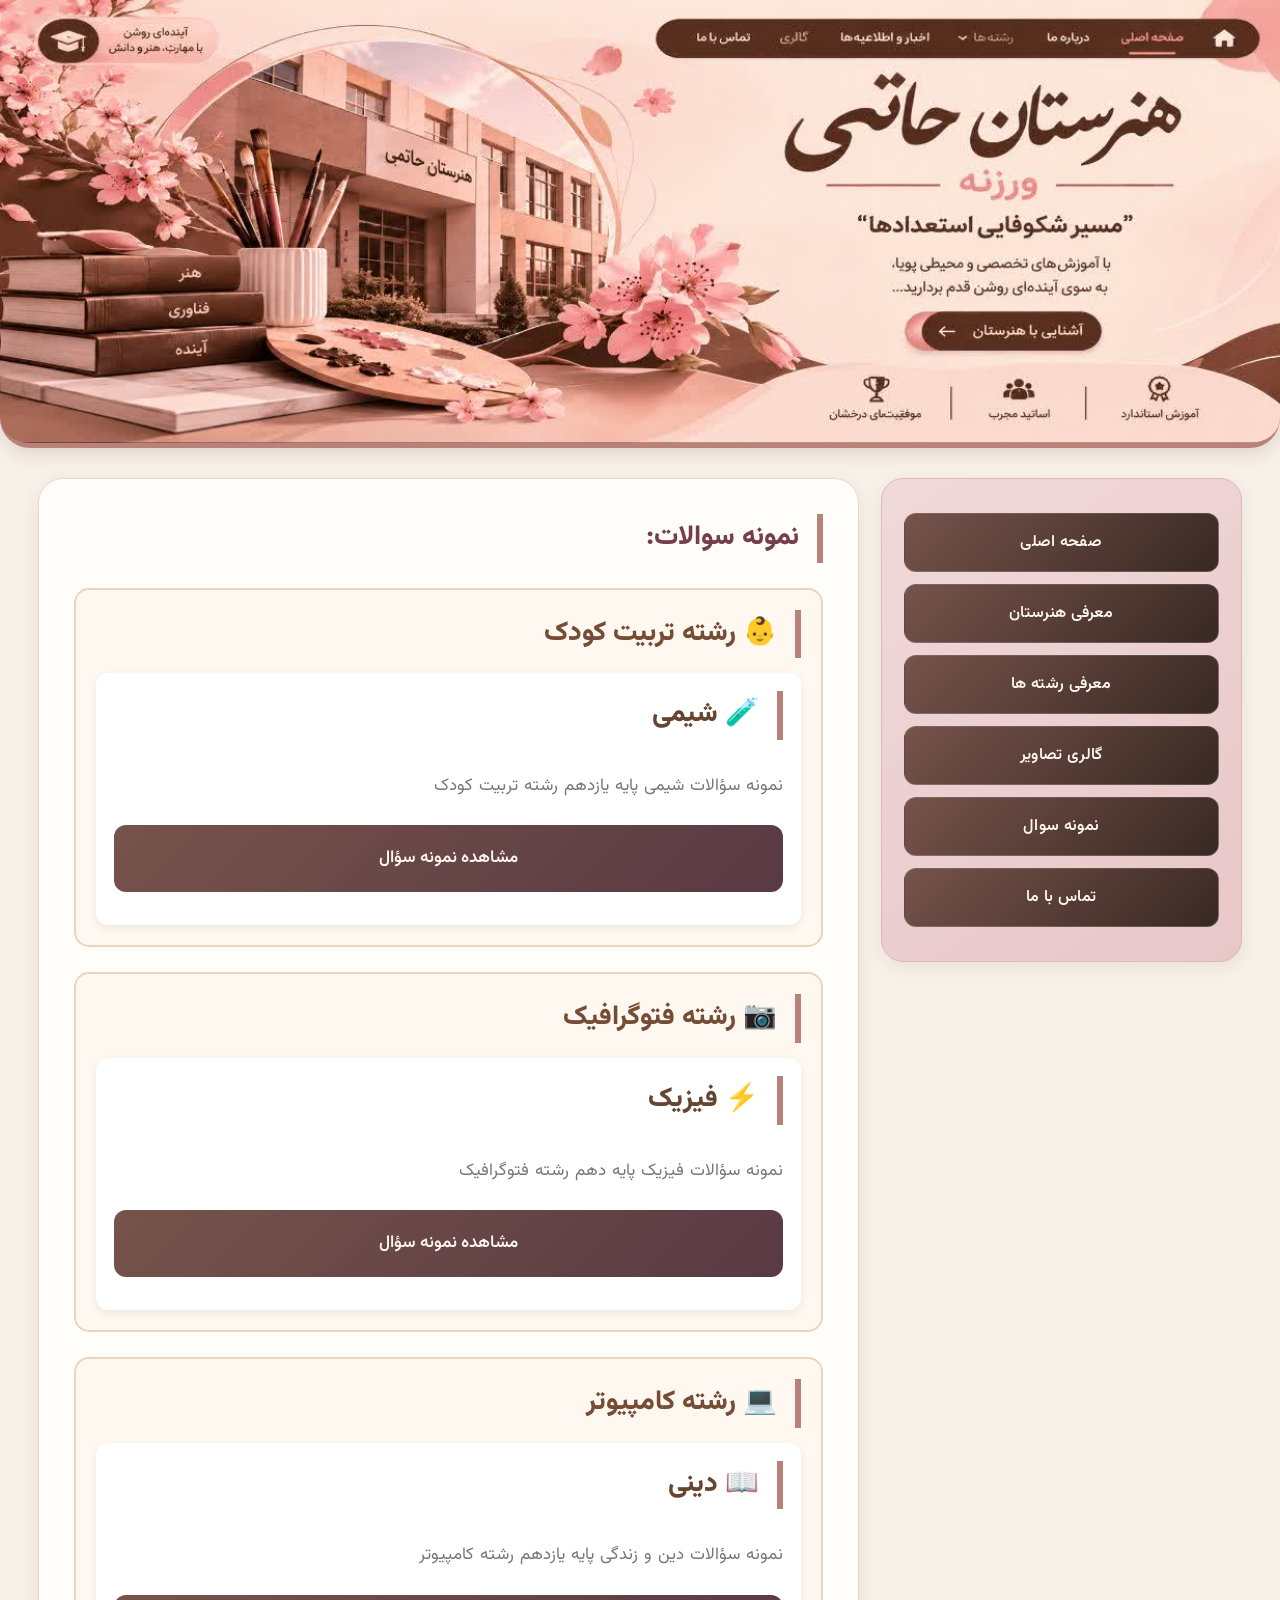
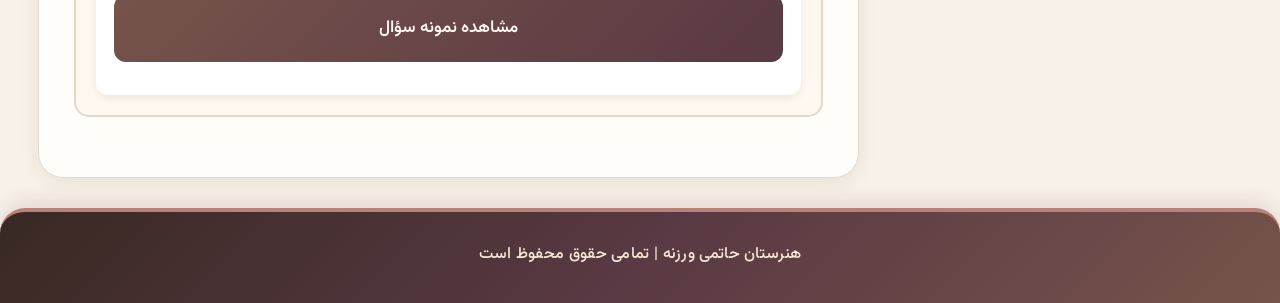
<file: Sample Questions.html>
<!doctype html>
<html>
<head>
			<link rel="preconnect" href="https://fonts.googleapis.com">
<link rel="preconnect" href="https://fonts.gstatic.com" crossorigin>
<link href="https://fonts.googleapis.com/css2?family=Vazirmatn:wght@400;500;600;700;800&display=swap" rel="stylesheet">

<meta charset="utf-8">
	    <meta name="viewport" content="width=device-width, initial-scale=1.0">

<title>نمونه سوالات</title>
	<style>

@charset "utf-8";

/* فونت و تنظیمات کلی سایت */
* {
    box-sizing: border-box;
}

body {
    font-family: 'Vazirmatn', Tahoma, sans-serif;
    font-style: normal;
    direction: rtl;
    min-height: 100vh;
    display: flex;
    flex-direction: column;
    margin: 0;
    padding: 0;
    width: 100%;
    background-color: #F8F1E9;
    color: #382923;
}

/* هدر سایت */
.header {
    width: 100%;
    height: clamp(250px, 35vw, 550px);
    background-image: url("banner.jfif");
    background-size: cover;
    background-repeat: no-repeat;
    background-position: center center;
    margin: 0;
    padding: 0;
    overflow: hidden;
    border-radius: 0 0 30px 30px;
    border-bottom: 5px solid #B98279;
    box-shadow: 0 5px 18px rgba(64, 37, 31, 0.15);
}

/* بخش اصلی سایت */
.main {
    direction: rtl;
    width: 94%;
    max-width: 1400px;
    margin: 20px auto;
    display: flex;
    align-items: flex-start;
    gap: 22px;
    padding: 10px 0;
    flex: 1;
    flex-direction: row-reverse;
}

/* کادر محتوا */
.content {
    background-color: #fffdf9;
    width: 70%;
    min-width: 0;
    min-height: 450px;
    padding: 35px;
    margin: 0;
    text-align: justify;
    font-size: 17px;
    color: #66534b;
    border-radius: 25px;
    box-shadow: 0 5px 20px rgba(64, 37, 31, 0.08);
    line-height: 2.3;
    border: 1px solid #E8D8CC;
    transition: all 0.3s ease;
}

/* عنوان های محتوا */
.content h1,
.content h2,
.content h3 {
    color: #763D4E;
    border-right: 6px solid #B98279;
    padding-right: 18px;
    font-size: 27px;
    font-weight: 800;
    margin: 0 0 25px;
    line-height: 1.8;
}

/* متن های محتوا */
.content p {
    font-size: 17px;
    font-weight: 400;
    line-height: 2.5;
    text-align: justify;
    word-spacing: 1px;
    margin-bottom: 18px;
}

/* تصاویر */
img {
    max-width: 100%;
    height: auto;
    border-radius: 12px;
    display: block;
    margin: 15px auto;
}

/* منوی کناری */
.menu {
    width: 30%;
    flex-shrink: 0;
    background: linear-gradient(145deg, #F0D9D9, #E8C7C9);
    min-height: 430px;
    padding: 22px;
    margin: 0;
    font-size: 17px;
    border-radius: 22px;
    box-shadow: 0 5px 18px rgba(64, 37, 31, 0.08);
    border: 1px solid #DDB9B9;
    transition: 0.3s ease;
}

/* لیست منو */
.menu ul {
    list-style: none;
    padding: 0;
    margin: 0;
}

.menu li {
    margin: 12px 0;
}

/* دکمه های منو */
.menu a:link,
.menu a:visited {
    background: linear-gradient(135deg, #76534B, #382923);
    color: #fff7f0;
    padding: 16px 12px;
    display: block;
    text-decoration: none;
    border-radius: 12px;
    text-align: center;
    font-weight: 600;
    font-size: 16px;
    transition: all 0.3s ease;
    border: 1px solid rgba(255,255,255,0.15);
    letter-spacing: 0.3px;
}

/* افکت حرکت منو */
.menu a:hover {
    background: linear-gradient(135deg, #B98279, #E8C7C9);
    color: #382923;
    transform: translateX(-5px);
    box-shadow: 0 6px 15px rgba(64, 37, 31, 0.2);
}

/* لینک های داخل محتوا */
.content a:link,
.content a:visited {
    background: linear-gradient(135deg, #76534B, #593943);
    color: #fff7f0;
    padding: 14px 18px;
    display: block;
    text-decoration: none;
    border-radius: 12px;
    text-align: center;
    font-weight: 600;
    margin: 15px 0;
    transition: all 0.3s ease;
}

/* افکت لینک های محتوا */
.content a:hover {
    background: linear-gradient(135deg, #B98279, #E8C7C9);
    color: #382923;
    transform: translateX(-4px);
    box-shadow: 0 5px 14px rgba(64, 37, 31, 0.15);
}

/* فوتر سایت */
.footer {
    width: 100%;
    min-height: 95px;
    margin-top: auto;
    padding: 22px 15px;
    line-height: 2;
    text-align: center;
    background: linear-gradient(135deg, #382923, #593943, #76534B);
    font-size: 16px;
    color: #F8E8D6;
    border-top: 4px solid #B98279;
    border-radius: 25px 25px 0 0;
    box-shadow: 0 -5px 20px rgba(64, 37, 31, 0.12);
}

/* متن داخل فوتر */
.footer p {
    margin: 5px 0;
    font-weight: 500;
    letter-spacing: 0.3px;
}

/* افکت فوتر */
.footer:hover {
    box-shadow: 0 -8px 25px rgba(64, 37, 31, 0.18);
}

/* نمایش در تبلت */
@media screen and (max-width: 992px) {

    .main {
        width: 96%;
        gap: 15px;
    }

    .menu {
        width: 32%;
        padding: 15px;
    }

    .content {
        width: 68%;
        padding: 25px;
    }

    .menu a {
        font-size: 15px;
    }
}

/* نمایش در موبایل */
@media screen and (max-width: 768px) {

    .header {
        height: 220px;
        border-radius: 0 0 20px 20px;
    }

    .main {
        width: 94%;
        flex-direction: column;
        padding: 10px 0;
        gap: 15px;
        margin: 15px auto;
    }

    .content,
    .menu {
        width: 100%;
        min-height: auto;
        padding: 20px;
        margin: 0;
        border-radius: 18px;
    }

    /* نمایش منو در دو ستون */
    .menu ul {
        display: grid;
        grid-template-columns: repeat(2, 1fr);
        gap: 10px;
    }

    .menu li {
        margin: 0;
    }

    .menu a:link,
    .menu a:visited {
        font-size: 14px;
        padding: 14px 7px;
    }

    .content h1,
    .content h2,
    .content h3 {
        font-size: 22px;
    }

    .content p {
        font-size: 15px;
        line-height: 2.2;
    }

    .content a {
        font-size: 15px;
        padding: 13px 10px;
    }

    .footer {
        font-size: 14px;
        padding: 20px 10px;
        min-height: 80px;
        border-radius: 18px 18px 0 0;
    }
}

/* موبایل های کوچک */
@media screen and (max-width: 380px) {

    .menu ul {
        grid-template-columns: 1fr;
    }

    .content {
        padding: 16px;
    }

    .content h2 {
        font-size: 20px;
    }
}

/* کاهش انیمیشن برای افرادی که ترجیح می دهند */
@media (prefers-reduced-motion: reduce) {
    *,
    *::before,
    *::after {
        transition: none !important;
        scroll-behavior: auto !important;
    }
}
		
.field-section {
    background: #fff8f0;
    padding: 20px;
    margin-bottom: 25px;
    border-radius: 15px;
    border: 2px solid #ead5c5;
}

.field-section h2 {
    color: #754c35;
    margin-bottom: 15px;
    text-align: right;
}

.question-card {
    background: white;
    padding: 18px;
    border-radius: 12px;
    text-align: right;
    box-shadow: 0 3px 10px #00000012;
}

.question-card h3 {
    color: #65452f;
}

.question-card p {
    color: #777;
}

.pdf-btn {
    display: inline-block;
    background: #9b665d;
    color: white;
    text-decoration: none;
    padding: 10px 20px;
    border-radius: 8px;
    margin-top: 10px;
}

.pdf-btn:hover {
    background: #75483f;
}


	</style>
</head>

<body>
	<div class="header"></div>
	<div class="main">
		<div class="content">
			<h2>نمونه سوالات:</h2>
			

<div class="field-section">
    <h2>👶 رشته تربیت کودک</h2>

    <div class="question-card">
        <h3>🧪 شیمی</h3>
        <p>نمونه سؤالات شیمی پایه یازدهم رشته تربیت کودک</p>
        <a href="riazi11fani-session3-4.pdf" target="_blank" class="pdf-btn">
            مشاهده نمونه سؤال
        </a>
	</div>
			</div>
<div class="field-section">
    <h2>📷 رشته فتوگرافیک</h2>

    <div class="question-card">
        <h3>⚡ فیزیک</h3>
        <p>نمونه سؤالات فیزیک پایه دهم رشته فتوگرافیک</p>
        <a href="physicfani-session3-1.pdf" target="_blank" class="pdf-btn">
            مشاهده نمونه سؤال
        </a>
	</div>
			</div>
<div class="field-section">
	<h2>💻 رشته کامپیوتر</h2>
    <div class="question-card">
        <h3>📖 دینی</h3>
        <p>نمونه سؤالات دین و زندگی پایه یازدهم رشته کامپیوتر</p>
        <a href="dini11-term1403-1.pdf" target="_blank" class="pdf-btn">
            مشاهده نمونه سؤال
        </a>
    </div>	
			</div>
		</div>
		<div class="menu">
			<ul>
		<li> <a href="index.html">صفحه اصلی</a></li>
		<li> <a href="moarefi.html">معرفی هنرستان</a></li>
		<li> <a href="reshteh.html">معرفی رشته ها</a></li>
		<li><a href="galeri.html">گالری تصاویر</a></li>
		<li><a href="Sample Questions.html">نمونه سوال</a></li>
		<li><a href="about.html">تماس با ما</a></li>
			</ul>
		</div>
	</div>
	<div class="footer">
	<p>هنرستان حاتمی ورزنه | تمامی حقوق محفوظ است</p>

	</div>
</body>
</html>
</file>
<file: style4.css>
@charset "utf-8";

/* تنظیمات کلی سایت */
* {
    box-sizing: border-box;
}

body {
    font-family: 'Vazirmatn', Tahoma, sans-serif;
    font-style: normal;
    direction: rtl;
    min-height: 100vh;
    display: flex;
    flex-direction: column;
    margin: 0;
    padding: 0;
    width: 100%;
    background-color: #F8F1E9;
    color: #382923;
}

/* هدر سایت */
.header {
    width: 100%;
    height: clamp(250px, 35vw, 550px);
    background-image: url("banner.jfif");
    background-size: cover;
    background-repeat: no-repeat;
    background-position: center center;
    margin: 0;
    padding: 0;
    overflow: hidden;
    border-radius: 0 0 30px 30px;
    border-bottom: 5px solid #B98279;
    box-shadow: 0 5px 18px rgba(64, 37, 31, 0.15);
}

/* بخش اصلی */
.main {
    direction: rtl;
    width: 100%;
    display: flex;
    align-items: flex-start;
    gap: 1%;
    padding: 15px;
    flex: 1;
    flex-direction: row-reverse;
}

/* کادر محتوا */
.content {
    background-color: #fffdf9;
    width: 70%;
    min-height: 450px;
    padding: 35px;
    margin: 15px 0;
    text-align: justify;
    font-size: 17px;
    color: #66534b;
    border-radius: 28px;
    box-shadow: 0 5px 20px rgba(64, 37, 31, 0.08);
    line-height: 2.3;
    border: 1px solid #E8D8CC;
    transition: 0.3s ease;
}

/* عنوان های محتوا */
.content h2 {
    color: #763D4E;
    border-right: 6px solid #B98279;
    padding-right: 18px;
    font-size: 28px;
    font-weight: 800;
    margin-bottom: 25px;
}

/* متن ها */
.content p {
    font-size: 17px;
    font-weight: 400;
    line-height: 2.5;
    text-align: justify;
    word-spacing: 1px;
}

/* منوی کناری */
.menu {
    width: 29%;
    background-color: #E8C7C9;
    min-height: 430px;
    padding: 22px;
    margin-top: 15px;
    font-size: 17px;
    border-radius: 22px;
    box-shadow: 0 5px 18px rgba(64, 37, 31, 0.08);
    border: 1px solid #DDB9B9;
    transition: 0.3s ease;
}

/* لیست منو */
ul {
    list-style: none;
    padding: 0;
    margin: 0;
}

li {
    margin: 12px 0;
}

/* دکمه های منو */
a:link,
a:visited {
    background: linear-gradient(135deg, #76534B, #382923);
    color: #fff7f0;
    padding: 17px;
    display: block;
    text-decoration: none;
    border-radius: 12px;
    text-align: center;
    font-weight: 600;
    transition: all 0.3s ease;
    border: 1px solid rgba(255,255,255,0.15);
    letter-spacing: 0.3px;
}

/* افکت حرکت دکمه ها */
a:hover {
    background: linear-gradient(135deg, #B98279, #E8C7C9);
    color: #382923;
    transform: translateX(-5px);
    box-shadow: 0 6px 15px rgba(64, 37, 31, 0.2);
}

/* تصاویر */
img {
    max-width: 100%;
    height: auto;
    border-radius: 12px;
}

/* فوتر */
.footer {
    width: 100%;
    min-height: 80px;
    margin-top: auto;
    padding: 15px;
    line-height: 2;
    text-align: center;
    background: linear-gradient(135deg, #382923, #593943);
    font-size: 16px;
    color: #fff1f0;
    border-radius: 25px 25px 0 0;
    border-top: 3px solid #B98279;
}

/* نمایش در موبایل و تبلت */
@media screen and (max-width: 768px) {

    .main {
        flex-direction: row-reverse;
        padding: 10px 0;
        gap: 10px;
		margin:15px auto;
		width:96%;
    }

    .content{
		width:65%;
		padding:10px;
		font-size:13px;
	}
    .menu {
        width: 35%;
        padding: 10px;
    }
	.menu ul{
		display:blok;
	}
.menu li{
	margin:8px 0;
}
	.menu a:link,
	.menu a:visited{
		font-size:12px;
		padding:10px 5px;
	}
}
    .header {
        height: 220px;
		border-radius:0 0 20px 20px;
    }

    .content h2 {
        font-size: 21px;
    }

    .content p {
        font-size: 15px;
    }
	.footer {
    font-size: 14px;
    padding: 20px 10px;
    min-height: 85px;
}

    /* فوتر سایت */
.footer {
    width: 100%;
    min-height: 100px;
    margin-top: auto;
    padding: 25px 15px;
    line-height: 2;
    text-align: center;
    background: linear-gradient(135deg, #382923, #593943, #76534B);
    font-size: 16px;
    color: #F8E8D6;
    border-top: 4px solid #B98279;
    border-radius: 30px 30px 0 0;
    box-shadow: 0 -5px 20px rgba(64, 37, 31, 0.12);
}

/* متن داخل فوتر */
.footer p {
    margin: 5px 0;
    font-weight: 500;
    letter-spacing: 0.3px;
}

/* افکت فوتر */
.footer:hover {
    box-shadow: 0 -8px 25px rgba(64, 37, 31, 0.18);
}
}
</file>
